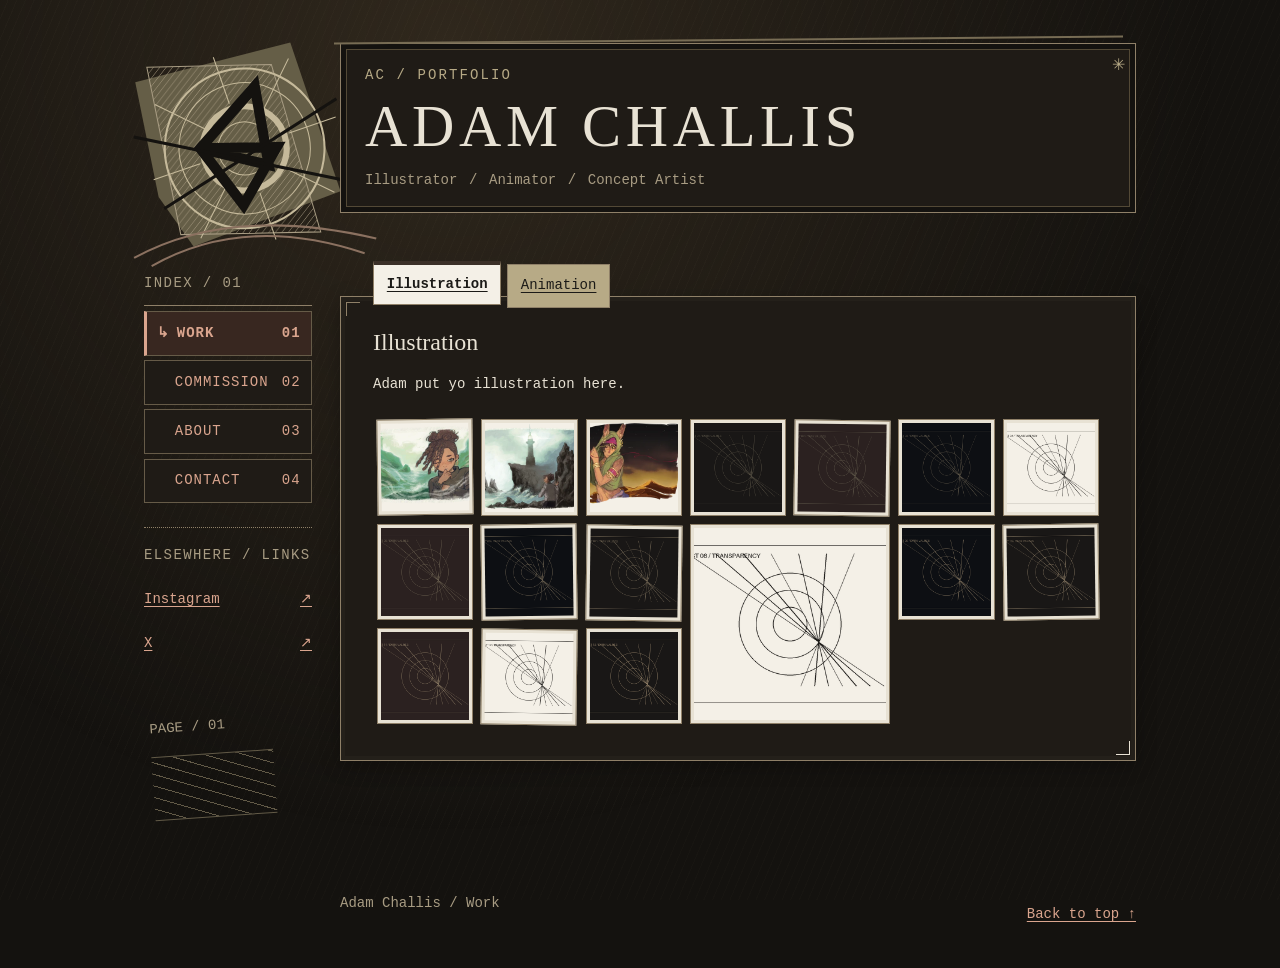
<file: index.html>
<!doctype html>
<html lang="en">
<head>
  <meta charset="utf-8">
  <meta name="viewport" content="width=device-width, initial-scale=1">
  <meta name="theme-color" content="#14120F">
  <link rel="icon" href="assets/img/favicon.svg" type="image/svg+xml">
  <!-- TODO before launch: add approved Open Graph metadata and social preview. -->
  <meta name="description" content="Adam Challis — Illustration gallery prototype.">
  <title>Illustration — Adam Challis · Prototype</title>
  <link rel="stylesheet" href="css/tokens.css">
  <link rel="stylesheet" href="css/base.css">
  <link rel="stylesheet" href="css/layout.css">
</head>
<body id="top">
<a class="skip-link" href="#work">Skip to illustration gallery</a>
<div class="site-shell">
  <header class="masthead">
    <!-- Temporary composition fragment; replace the shared asset after Q2 is decided. -->
    <div class="collage-slot" aria-hidden="true">
      <img src="assets/img/masthead-collage.svg" alt="" width="250" height="240">
    </div>
    <div class="nameplate">
      <span class="masthead-index">AC / PORTFOLIO</span>
      <a class="brand" href="index.html">Adam Challis</a>
      <p class="role">Illustrator <span aria-hidden="true">/</span> Animator <span aria-hidden="true">/</span> Concept Artist</p>
      <span class="plate-mark" aria-hidden="true">✳</span>
    </div>
  </header>

  <div class="sidebar">
    <nav aria-label="Main navigation">
      <p class="panel-label">Index / 01</p>
      <ul class="nav-list">
        <li><a href="index.html" aria-current="true"><span class="nav-arrow" aria-hidden="true">↳</span> Work <span class="nav-number">01</span></a></li>
        <li><a href="commission.html"><span class="nav-arrow" aria-hidden="true">↳</span> Commission <span class="nav-number">02</span></a></li>
        <li><a href="about.html"><span class="nav-arrow" aria-hidden="true">↳</span> About <span class="nav-number">03</span></a></li>
        <li><a href="contact.html"><span class="nav-arrow" aria-hidden="true">↳</span> Contact <span class="nav-number">04</span></a></li>
      </ul>
      <div class="social-nav">
        <p class="panel-label">Elsewhere / links</p>
        <ul><li><a href="https://www.instagram.com/4rvon">Instagram <span aria-hidden="true">↗</span></a></li><li><a href="https://x.com/4rvon">X <span aria-hidden="true">↗</span></a></li></ul>
      </div>
    </nav>
    <div class="side-note" aria-hidden="true"><span>PAGE / 01</span><div class="side-lines"></div></div>
  </div>

  <main class="content-frame work-frame" id="work" tabindex="-1">
    <nav class="work-tabs" aria-label="Work sections"><a href="index.html" aria-current="page">Illustration</a><a href="animation.html">Animation</a></nav>
    <header class="work-heading"><h1>Illustration</h1></header>
    <p class="gallery-note">Adam put yo illustration here.</p>
    <!-- GALLERY START -->
    <ul class="gallery" aria-label="Illustration gallery">
      <li><a href="assets/work/illustration/full/illustration-001.webp" data-gallery data-id="illustration-001" data-kind="image" data-name="Illustration 001"><img src="assets/work/illustration/thumb/illustration-001.webp" alt="Illustration 001" width="280" height="280" decoding="async"></a></li>
      <li><a href="assets/work/illustration/full/illustration-002.webp" data-gallery data-id="illustration-002" data-kind="image" data-name="Illustration 002"><img src="assets/work/illustration/thumb/illustration-002.webp" alt="Illustration 002" width="280" height="280" decoding="async"></a></li>
      <li><a href="assets/work/illustration/full/illustration-003.webp" data-gallery data-id="illustration-003" data-kind="image" data-name="Illustration 003"><img src="assets/work/illustration/thumb/illustration-003.webp" alt="Illustration 003" width="280" height="280" decoding="async"></a></li>
      <li><a href="assets/work/illustration/full/test-01.webp" data-gallery data-id="test-01" data-kind="image" data-name="Test sample 01 — dark value chart"><img src="assets/work/illustration/thumb/test-01.webp" alt="Test sample 01 — dark value chart" width="320" height="320" decoding="async"></a></li>
      <li><a href="assets/work/illustration/full/test-02.webp" data-gallery data-id="test-02" data-kind="image" data-name="Test sample 02 — dark value chart"><img src="assets/work/illustration/thumb/test-02.webp" alt="Test sample 02 — dark value chart" width="320" height="320" decoding="async"></a></li>
      <li><a href="assets/work/illustration/full/test-03.webp" data-gallery data-id="test-03" data-kind="image" data-name="Test sample 03 — dark value chart"><img src="assets/work/illustration/thumb/test-03.webp" alt="Test sample 03 — dark value chart" width="320" height="320" decoding="async"></a></li>
      <li><a href="assets/work/illustration/full/test-04.webp" data-gallery data-id="test-04" data-kind="image" data-name="Test sample 04 — transparent dark lines"><img src="assets/work/illustration/thumb/test-04.webp" alt="Test sample 04 — transparent dark lines" width="320" height="320" decoding="async"></a></li>
      <li><a href="assets/work/illustration/full/test-05.webp" data-gallery data-id="test-05" data-kind="image" data-name="Test sample 05 — dark value chart"><img src="assets/work/illustration/thumb/test-05.webp" alt="Test sample 05 — dark value chart" width="320" height="320" loading="lazy" decoding="async"></a></li>
      <li><a href="assets/work/illustration/full/test-06.webp" data-gallery data-id="test-06" data-kind="image" data-name="Test sample 06 — dark value chart"><img src="assets/work/illustration/thumb/test-06.webp" alt="Test sample 06 — dark value chart" width="320" height="320" loading="lazy" decoding="async"></a></li>
      <li><a href="assets/work/illustration/full/test-07.webp" data-gallery data-id="test-07" data-kind="image" data-name="Test sample 07 — dark value chart"><img src="assets/work/illustration/thumb/test-07.webp" alt="Test sample 07 — dark value chart" width="320" height="320" loading="lazy" decoding="async"></a></li>
      <li><a href="assets/work/illustration/full/test-08.webp" data-gallery data-id="test-08" data-kind="image" data-name="Test sample 08 — transparent dark lines"><img src="assets/work/illustration/thumb/test-08.webp" alt="Test sample 08 — transparent dark lines" width="320" height="320" loading="lazy" decoding="async"></a></li>
      <li><a href="assets/work/illustration/full/test-09.webp" data-gallery data-id="test-09" data-kind="image" data-name="Test sample 09 — dark value chart"><img src="assets/work/illustration/thumb/test-09.webp" alt="Test sample 09 — dark value chart" width="320" height="320" loading="lazy" decoding="async"></a></li>
      <li><a href="assets/work/illustration/full/test-10.webp" data-gallery data-id="test-10" data-kind="image" data-name="Test sample 10 — dark value chart"><img src="assets/work/illustration/thumb/test-10.webp" alt="Test sample 10 — dark value chart" width="320" height="320" loading="lazy" decoding="async"></a></li>
      <li><a href="assets/work/illustration/full/test-11.webp" data-gallery data-id="test-11" data-kind="image" data-name="Test sample 11 — dark value chart"><img src="assets/work/illustration/thumb/test-11.webp" alt="Test sample 11 — dark value chart" width="320" height="320" loading="lazy" decoding="async"></a></li>
      <li><a href="assets/work/illustration/full/test-12.webp" data-gallery data-id="test-12" data-kind="image" data-name="Test sample 12 — transparent dark lines"><img src="assets/work/illustration/thumb/test-12.webp" alt="Test sample 12 — transparent dark lines" width="320" height="320" loading="lazy" decoding="async"></a></li>
      <li><a href="assets/work/illustration/full/test-13.webp" data-gallery data-id="test-13" data-kind="image" data-name="Test sample 13 — dark value chart"><img src="assets/work/illustration/thumb/test-13.webp" alt="Test sample 13 — dark value chart" width="320" height="320" loading="lazy" decoding="async"></a></li>
    </ul>
    <!-- GALLERY END -->
  </main>

  <footer class="site-footer"><span>Adam Challis / Work</span><a href="#top">Back to top ↑</a></footer>
</div>


<dialog class="lightbox" aria-labelledby="lightbox-title">
  <div class="lightbox-toolbar"><div><button type="button" data-prev>← Previous</button> <button type="button" data-next>Next →</button></div><button type="button" data-close autofocus>Close ×</button></div>
  <h2 id="lightbox-title"></h2>
  <div class="lightbox-media"></div>
  <p class="lightbox-status" role="status" aria-live="polite"></p>
</dialog>
<script src="js/main.js" defer></script>
</body>
</html>
</file>
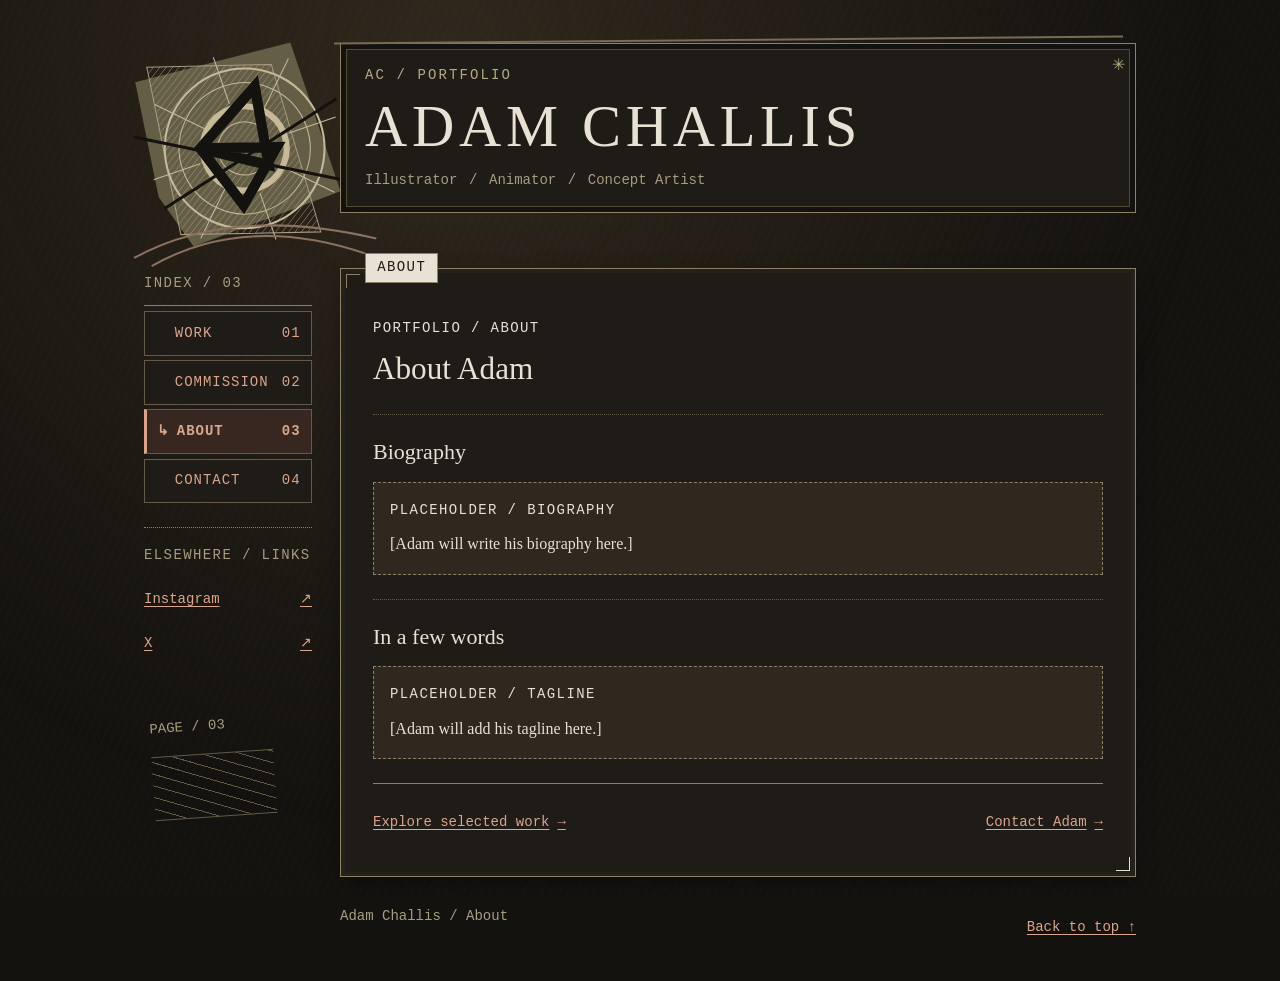
<file: about.html>
<!doctype html>
<html lang="en">
<head>
  <meta charset="utf-8">
  <meta name="viewport" content="width=device-width, initial-scale=1">
  <meta name="theme-color" content="#14120F">
  <link rel="icon" href="assets/img/favicon.svg" type="image/svg+xml">
  <!-- TODO before launch: add approved Open Graph metadata and social preview. -->
  <meta name="description" content="Adam Challis — Illustrator, Animator, Concept Artist. About page prototype.">
  <title>About — Adam Challis · Prototype</title>
  <link rel="stylesheet" href="css/tokens.css">
  <link rel="stylesheet" href="css/base.css">
  <link rel="stylesheet" href="css/layout.css">
</head>
<body id="top">
<a class="skip-link" href="#about">Skip to biography</a>
<div class="site-shell">
  <header class="masthead">
    <!-- Temporary composition fragment; replace the shared asset after Q2 is decided. -->
    <div class="collage-slot" aria-hidden="true">
      <img src="assets/img/masthead-collage.svg" alt="" width="250" height="240">
    </div>
    <div class="nameplate">
      <span class="masthead-index">AC / PORTFOLIO</span>
      <a class="brand" href="index.html">Adam Challis</a>
      <p class="role">Illustrator <span aria-hidden="true">/</span> Animator <span aria-hidden="true">/</span> Concept Artist</p>
      <span class="plate-mark" aria-hidden="true">✳</span>
    </div>
  </header>

  <div class="sidebar">
    <nav aria-label="Main navigation">
      <p class="panel-label">Index / 03</p>
      <ul class="nav-list">
        <li><a href="index.html"><span class="nav-arrow" aria-hidden="true">↳</span> Work <span class="nav-number">01</span></a></li>
        <li><a href="commission.html"><span class="nav-arrow" aria-hidden="true">↳</span> Commission <span class="nav-number">02</span></a></li>
        <li><a href="about.html" aria-current="page"><span class="nav-arrow" aria-hidden="true">↳</span> About <span class="nav-number">03</span></a></li>
        <li><a href="contact.html"><span class="nav-arrow" aria-hidden="true">↳</span> Contact <span class="nav-number">04</span></a></li>
      </ul>
      <div class="social-nav">
        <p class="panel-label">Elsewhere / links</p>
        <ul><li><a href="https://www.instagram.com/4rvon">Instagram <span aria-hidden="true">↗</span></a></li><li><a href="https://x.com/4rvon">X <span aria-hidden="true">↗</span></a></li></ul>
      </div>
    </nav>
    <div class="side-note" aria-hidden="true"><span>PAGE / 03</span><div class="side-lines"></div></div>
  </div>

  <main class="content-frame" id="about" tabindex="-1">
    <span class="frame-tab" aria-hidden="true">About</span>
    <header class="content-heading">
      <p class="eyebrow">Portfolio / About</p>
      <h1>About Adam</h1>
    </header>
    <section class="text-section" aria-labelledby="biography-title">
      <h2 id="biography-title">Biography</h2>
      <div class="editorial-placeholder">
        <p class="eyebrow">Placeholder / Biography</p>
        <p>[Adam will write his biography here.]</p>
      </div>
    </section>
    <section class="text-section" aria-labelledby="tagline-title">
      <h2 id="tagline-title">In a few words</h2>
      <div class="editorial-placeholder">
        <p class="eyebrow">Placeholder / Tagline</p>
        <p>[Adam will add his tagline here.]</p>
      </div>
    </section>
    <div class="contact-strip"><a href="index.html">Explore selected work <span aria-hidden="true">→</span></a><a href="contact.html">Contact Adam <span aria-hidden="true">→</span></a></div>
  </main>

  <footer class="site-footer"><span>Adam Challis / About</span><a href="#top">Back to top ↑</a></footer>
</div>

</body>
</html>
</file>
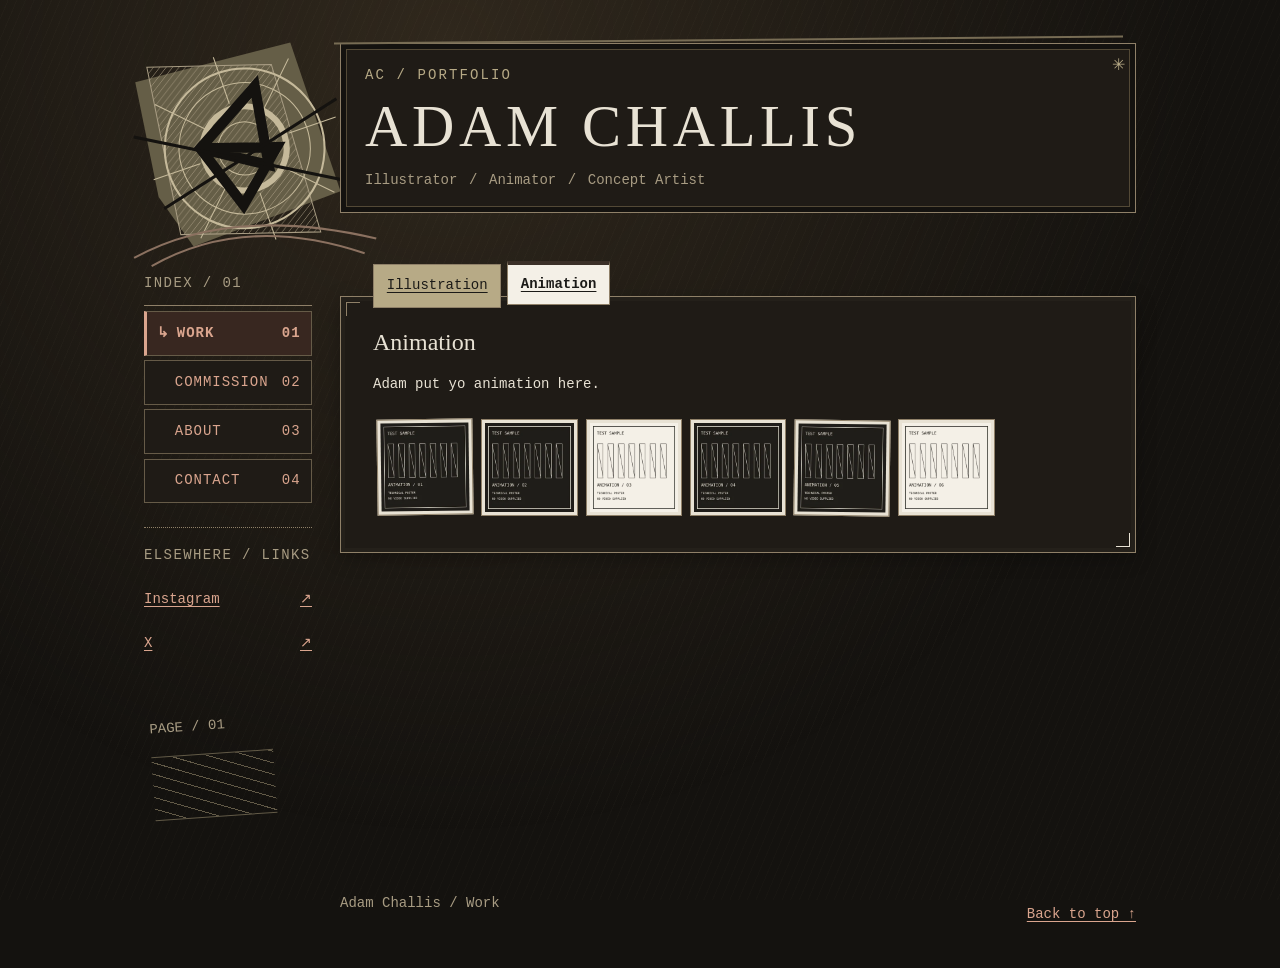
<file: animation.html>
<!doctype html>
<html lang="en">
<head>
  <meta charset="utf-8">
  <meta name="viewport" content="width=device-width, initial-scale=1">
  <meta name="theme-color" content="#14120F">
  <link rel="icon" href="assets/img/favicon.svg" type="image/svg+xml">
  <!-- TODO before launch: add approved Open Graph metadata and social preview. -->
  <meta name="description" content="Adam Challis — Animation gallery prototype.">
  <title>Animation — Adam Challis · Prototype</title>
  <link rel="stylesheet" href="css/tokens.css">
  <link rel="stylesheet" href="css/base.css">
  <link rel="stylesheet" href="css/layout.css">
  <link rel="stylesheet" href="css/youtube.css">
</head>
<body id="top">
<a class="skip-link" href="#work">Skip to animation gallery</a>
<div class="site-shell">
  <header class="masthead">
    <!-- Temporary composition fragment; replace the shared asset after Q2 is decided. -->
    <div class="collage-slot" aria-hidden="true">
      <img src="assets/img/masthead-collage.svg" alt="" width="250" height="240">
    </div>
    <div class="nameplate">
      <span class="masthead-index">AC / PORTFOLIO</span>
      <a class="brand" href="index.html">Adam Challis</a>
      <p class="role">Illustrator <span aria-hidden="true">/</span> Animator <span aria-hidden="true">/</span> Concept Artist</p>
      <span class="plate-mark" aria-hidden="true">✳</span>
    </div>
  </header>

  <div class="sidebar">
    <nav aria-label="Main navigation">
      <p class="panel-label">Index / 01</p>
      <ul class="nav-list">
        <li><a href="index.html" aria-current="true"><span class="nav-arrow" aria-hidden="true">↳</span> Work <span class="nav-number">01</span></a></li>
        <li><a href="commission.html"><span class="nav-arrow" aria-hidden="true">↳</span> Commission <span class="nav-number">02</span></a></li>
        <li><a href="about.html"><span class="nav-arrow" aria-hidden="true">↳</span> About <span class="nav-number">03</span></a></li>
        <li><a href="contact.html"><span class="nav-arrow" aria-hidden="true">↳</span> Contact <span class="nav-number">04</span></a></li>
      </ul>
      <div class="social-nav">
        <p class="panel-label">Elsewhere / links</p>
        <ul><li><a href="https://www.instagram.com/4rvon">Instagram <span aria-hidden="true">↗</span></a></li><li><a href="https://x.com/4rvon">X <span aria-hidden="true">↗</span></a></li></ul>
      </div>
    </nav>
    <div class="side-note" aria-hidden="true"><span>PAGE / 01</span><div class="side-lines"></div></div>
  </div>

  <main class="content-frame work-frame" id="work" tabindex="-1">
    <nav class="work-tabs" aria-label="Work sections"><a href="index.html">Illustration</a><a href="animation.html" aria-current="page">Animation</a></nav>
    <header class="work-heading"><h1>Animation</h1></header>
    <p class="gallery-note">Adam put yo animation here.</p>
    <!-- GALLERY START -->
    <ul class="gallery" aria-label="Animation gallery">
      <li><a href="https://www.youtube.com/watch?v=MOCK_NOT_A_VIDEO_01" data-gallery data-id="test-animation-01" data-kind="youtube" data-youtube-id="MOCK_NOT_A_VIDEO_01" data-name="Test sample 01 — animation poster"><img src="assets/work/animation/thumb/test-animation-01.webp" alt="Test sample 01 — animation poster" width="280" height="280" decoding="async"></a></li>
      <li><a href="https://www.youtube.com/watch?v=MOCK_NOT_A_VIDEO_02" data-gallery data-id="test-animation-02" data-kind="youtube" data-youtube-id="MOCK_NOT_A_VIDEO_02" data-name="Test sample 02 — animation poster"><img src="assets/work/animation/thumb/test-animation-02.webp" alt="Test sample 02 — animation poster" width="280" height="280" decoding="async"></a></li>
      <li><a href="https://www.youtube.com/watch?v=MOCK_NOT_A_VIDEO_03" data-gallery data-id="test-animation-03" data-kind="youtube" data-youtube-id="MOCK_NOT_A_VIDEO_03" data-name="Test sample 03 — animation poster"><img src="assets/work/animation/thumb/test-animation-03.webp" alt="Test sample 03 — animation poster" width="280" height="280" decoding="async"></a></li>
      <li><a href="https://www.youtube.com/watch?v=MOCK_NOT_A_VIDEO_04" data-gallery data-id="test-animation-04" data-kind="youtube" data-youtube-id="MOCK_NOT_A_VIDEO_04" data-name="Test sample 04 — animation poster"><img src="assets/work/animation/thumb/test-animation-04.webp" alt="Test sample 04 — animation poster" width="280" height="280" decoding="async"></a></li>
      <li><a href="https://www.youtube.com/watch?v=MOCK_NOT_A_VIDEO_05" data-gallery data-id="test-animation-05" data-kind="youtube" data-youtube-id="MOCK_NOT_A_VIDEO_05" data-name="Test sample 05 — animation poster"><img src="assets/work/animation/thumb/test-animation-05.webp" alt="Test sample 05 — animation poster" width="280" height="280" decoding="async"></a></li>
      <li><a href="https://www.youtube.com/watch?v=MOCK_NOT_A_VIDEO_06" data-gallery data-id="test-animation-06" data-kind="youtube" data-youtube-id="MOCK_NOT_A_VIDEO_06" data-name="Test sample 06 — animation poster"><img src="assets/work/animation/thumb/test-animation-06.webp" alt="Test sample 06 — animation poster" width="280" height="280" decoding="async"></a></li>
    </ul>
    <!-- GALLERY END -->
  </main>

  <footer class="site-footer"><span>Adam Challis / Work</span><a href="#top">Back to top ↑</a></footer>
</div>


<dialog class="lightbox" aria-labelledby="lightbox-title">
  <div class="lightbox-toolbar"><div><button type="button" data-prev>← Previous</button> <button type="button" data-next>Next →</button></div><button type="button" data-close autofocus>Close ×</button></div>
  <h2 id="lightbox-title"></h2>
  <div class="lightbox-media"></div>
  <p class="lightbox-status" role="status" aria-live="polite"></p>
</dialog>
<script src="js/main.js" defer></script>
</body>
</html>
</file>
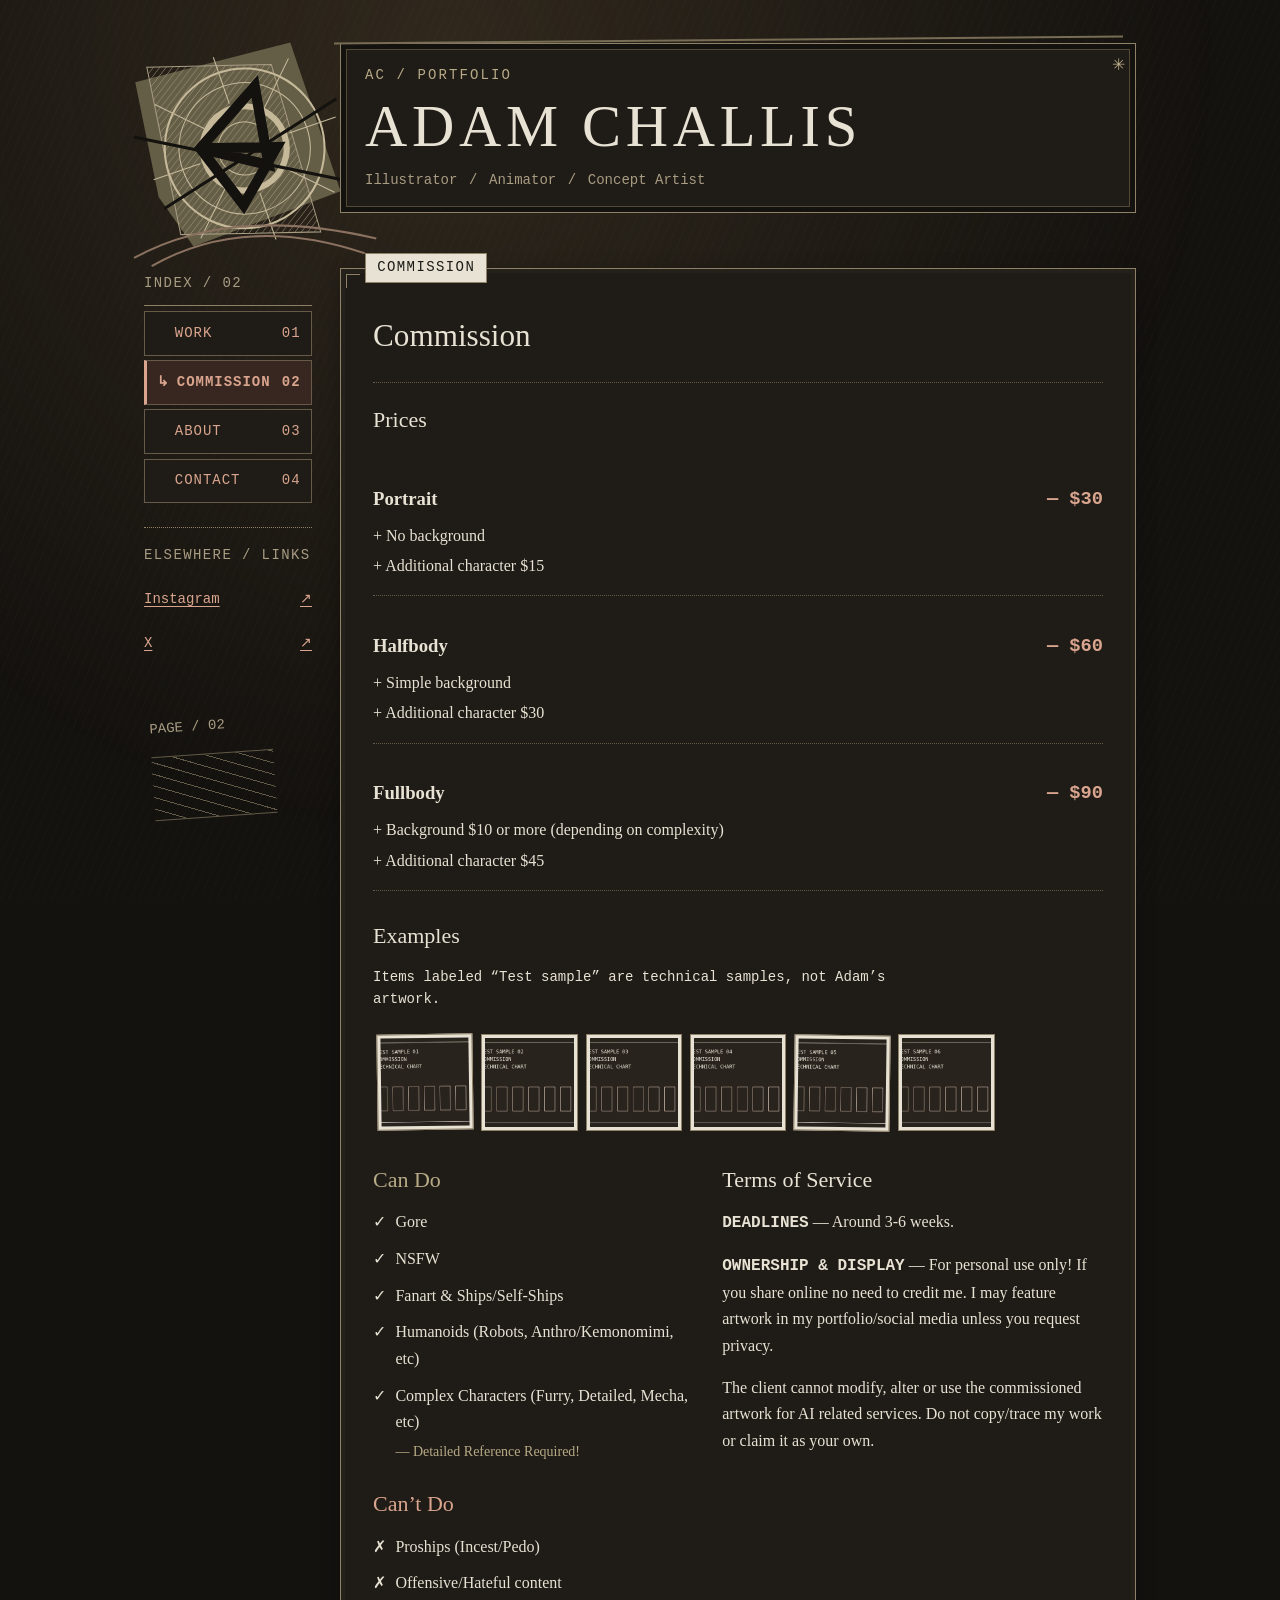
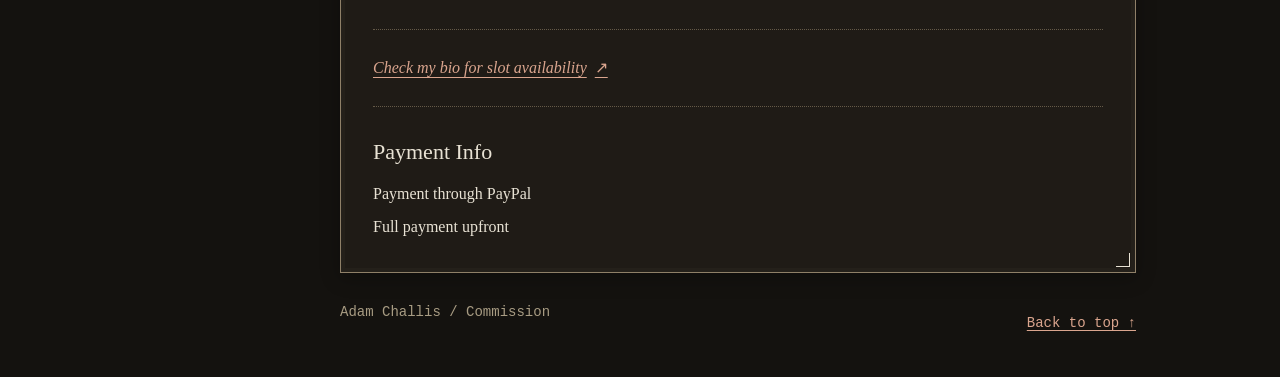
<file: commission.html>
<!doctype html>
<html lang="en">
<head>
  <meta charset="utf-8">
  <meta name="viewport" content="width=device-width, initial-scale=1">
  <meta name="theme-color" content="#14120F">
  <link rel="icon" href="assets/img/favicon.svg" type="image/svg+xml">
  <!-- TODO before launch: add approved Open Graph metadata and social preview. -->
  <meta name="description" content="Adam Challis — Commission prices and terms. Prototype.">
  <title>Commission — Adam Challis · Prototype</title>
  <link rel="stylesheet" href="css/tokens.css">
  <link rel="stylesheet" href="css/base.css">
  <link rel="stylesheet" href="css/layout.css">
  <link rel="stylesheet" href="css/commission.css">
</head>
<body id="top">
<a class="skip-link" href="#commission">Skip to commission information</a>
<div class="site-shell">
  <header class="masthead">
    <!-- Temporary composition fragment; replace the shared asset after Q2 is decided. -->
    <div class="collage-slot" aria-hidden="true">
      <img src="assets/img/masthead-collage.svg" alt="" width="250" height="240">
    </div>
    <div class="nameplate">
      <span class="masthead-index">AC / PORTFOLIO</span>
      <a class="brand" href="index.html">Adam Challis</a>
      <p class="role">Illustrator <span aria-hidden="true">/</span> Animator <span aria-hidden="true">/</span> Concept Artist</p>
      <span class="plate-mark" aria-hidden="true">✳</span>
    </div>
  </header>

  <div class="sidebar">
    <nav aria-label="Main navigation">
      <p class="panel-label">Index / 02</p>
      <ul class="nav-list">
        <li><a href="index.html"><span class="nav-arrow" aria-hidden="true">↳</span> Work <span class="nav-number">01</span></a></li>
        <li><a href="commission.html" aria-current="page"><span class="nav-arrow" aria-hidden="true">↳</span> Commission <span class="nav-number">02</span></a></li>
        <li><a href="about.html"><span class="nav-arrow" aria-hidden="true">↳</span> About <span class="nav-number">03</span></a></li>
        <li><a href="contact.html"><span class="nav-arrow" aria-hidden="true">↳</span> Contact <span class="nav-number">04</span></a></li>
      </ul>
      <div class="social-nav">
        <p class="panel-label">Elsewhere / links</p>
        <ul><li><a href="https://www.instagram.com/4rvon">Instagram <span aria-hidden="true">↗</span></a></li><li><a href="https://x.com/4rvon">X <span aria-hidden="true">↗</span></a></li></ul>
      </div>
    </nav>
    <div class="side-note" aria-hidden="true"><span>PAGE / 02</span><div class="side-lines"></div></div>
  </div>

  <main class="content-frame commission-page" id="commission" tabindex="-1">
    <span class="frame-tab" aria-hidden="true">Commission</span>
    <header class="content-heading"><h1>Commission</h1></header>
    <section class="commission-prices" aria-labelledby="prices-title">
      <h2 id="prices-title">Prices</h2>
      <ul class="commission-price-list">
<li><h3>Portrait <span class="commission-price">— $30</span></h3><ul class="commission-extras"><li>+ No background</li><li>+ Additional character $15</li></ul></li>
<li><h3>Halfbody <span class="commission-price">— $60</span></h3><ul class="commission-extras"><li>+ Simple background</li><li>+ Additional character $30</li></ul></li>
<li><h3>Fullbody <span class="commission-price">— $90</span></h3><ul class="commission-extras"><li>+ Background $10 or more (depending on complexity)</li><li>+ Additional character $45</li></ul></li>
</ul>
</section>
    <section class="commission-examples" aria-labelledby="examples-title">
<h2 id="examples-title">Examples</h2>
<!-- COMMISSION GALLERY START -->
<p class="gallery-note">Items labeled “Test sample” are technical samples, not Adam’s artwork.</p>
<ul class="gallery commission-gallery" aria-label="Commission examples">
<li><a href="assets/work/commission/full/test-commission-01.webp" data-gallery data-id="test-commission-01" data-kind="image" data-name="Test sample 01 — commission chart" data-tier="Portrait"><img src="assets/work/commission/thumb/test-commission-01.webp" alt="Test sample 01 — commission chart" width="280" height="280" decoding="async"></a></li>
<li><a href="assets/work/commission/full/test-commission-02.webp" data-gallery data-id="test-commission-02" data-kind="image" data-name="Test sample 02 — commission chart" data-tier="Portrait"><img src="assets/work/commission/thumb/test-commission-02.webp" alt="Test sample 02 — commission chart" width="280" height="280" decoding="async"></a></li>
<li><a href="assets/work/commission/full/test-commission-03.webp" data-gallery data-id="test-commission-03" data-kind="image" data-name="Test sample 03 — commission chart" data-tier="Halfbody"><img src="assets/work/commission/thumb/test-commission-03.webp" alt="Test sample 03 — commission chart" width="280" height="280" decoding="async"></a></li>
<li><a href="assets/work/commission/full/test-commission-04.webp" data-gallery data-id="test-commission-04" data-kind="image" data-name="Test sample 04 — commission chart" data-tier="Halfbody"><img src="assets/work/commission/thumb/test-commission-04.webp" alt="Test sample 04 — commission chart" width="280" height="280" decoding="async"></a></li>
<li><a href="assets/work/commission/full/test-commission-05.webp" data-gallery data-id="test-commission-05" data-kind="image" data-name="Test sample 05 — commission chart" data-tier="Fullbody"><img src="assets/work/commission/thumb/test-commission-05.webp" alt="Test sample 05 — commission chart" width="280" height="280" decoding="async"></a></li>
<li><a href="assets/work/commission/full/test-commission-06.webp" data-gallery data-id="test-commission-06" data-kind="image" data-name="Test sample 06 — commission chart" data-tier="Fullbody"><img src="assets/work/commission/thumb/test-commission-06.webp" alt="Test sample 06 — commission chart" width="280" height="280" decoding="async"></a></li>
</ul>
<!-- COMMISSION GALLERY END -->
</section>
    <div class="commission-columns">
      <div>
        <section class="commission-can" aria-labelledby="can-title">
          <h2 id="can-title">Can Do</h2>
          <ul class="commission-scope-list">
            <li><span class="commission-symbol" aria-hidden="true">✓</span>Gore</li>
            <li><span class="commission-symbol" aria-hidden="true">✓</span>NSFW</li>
            <li><span class="commission-symbol" aria-hidden="true">✓</span>Fanart &amp; Ships/Self-Ships</li>
            <li><span class="commission-symbol" aria-hidden="true">✓</span>Humanoids (Robots, Anthro/Kemonomimi, etc)</li>
            <li><span class="commission-symbol" aria-hidden="true">✓</span>Complex Characters (Furry, Detailed, Mecha, etc)<span class="commission-reference">— Detailed Reference Required!</span></li>
          </ul>
        </section>
        <section class="commission-cannot" aria-labelledby="cannot-title">
          <h2 id="cannot-title">Can’t Do</h2>
          <ul class="commission-scope-list">
            <li><span class="commission-symbol" aria-hidden="true">✗</span>Proships (Incest/Pedo)</li>
            <li><span class="commission-symbol" aria-hidden="true">✗</span>Offensive/Hateful content</li>
          </ul>
        </section>
      </div>
      <section class="commission-terms" aria-labelledby="terms-title">
        <h2 id="terms-title">Terms of Service</h2>
        <p><strong class="commission-term-label">DEADLINES</strong> — Around 3-6 weeks.</p>
        <p><strong class="commission-term-label">OWNERSHIP &amp; DISPLAY</strong> — For personal use only! If you share online no need to credit me. I may feature artwork in my portfolio/social media unless you request privacy.</p>
        <p>The client cannot modify, alter or use the commissioned artwork for AI related services. Do not copy/trace my work or claim it as your own.</p>
      </section>
    </div>
    <p class="commission-slot"><a class="contact-link" href="https://x.com/4rvon"><em>Check my bio for slot availability</em> <span aria-hidden="true">↗</span></a></p>
    <section class="commission-payment" aria-labelledby="payment-title">
      <h2 id="payment-title">Payment Info</h2>
      <ul><li>Payment through PayPal</li><li>Full payment upfront</li></ul>
    </section>
  </main>

  <footer class="site-footer"><span>Adam Challis / Commission</span><a href="#top">Back to top ↑</a></footer>
</div>

<dialog class="lightbox" aria-labelledby="lightbox-title">
  <div class="lightbox-toolbar"><div><button type="button" data-prev>← Previous</button> <button type="button" data-next>Next →</button></div><button type="button" data-close autofocus>Close ×</button></div>
  <h2 id="lightbox-title"></h2>
  <div class="lightbox-media"></div>
  <p class="lightbox-status" role="status" aria-live="polite"></p>
</dialog>
<script src="js/main.js" defer></script>
</body>
</html>
</file>
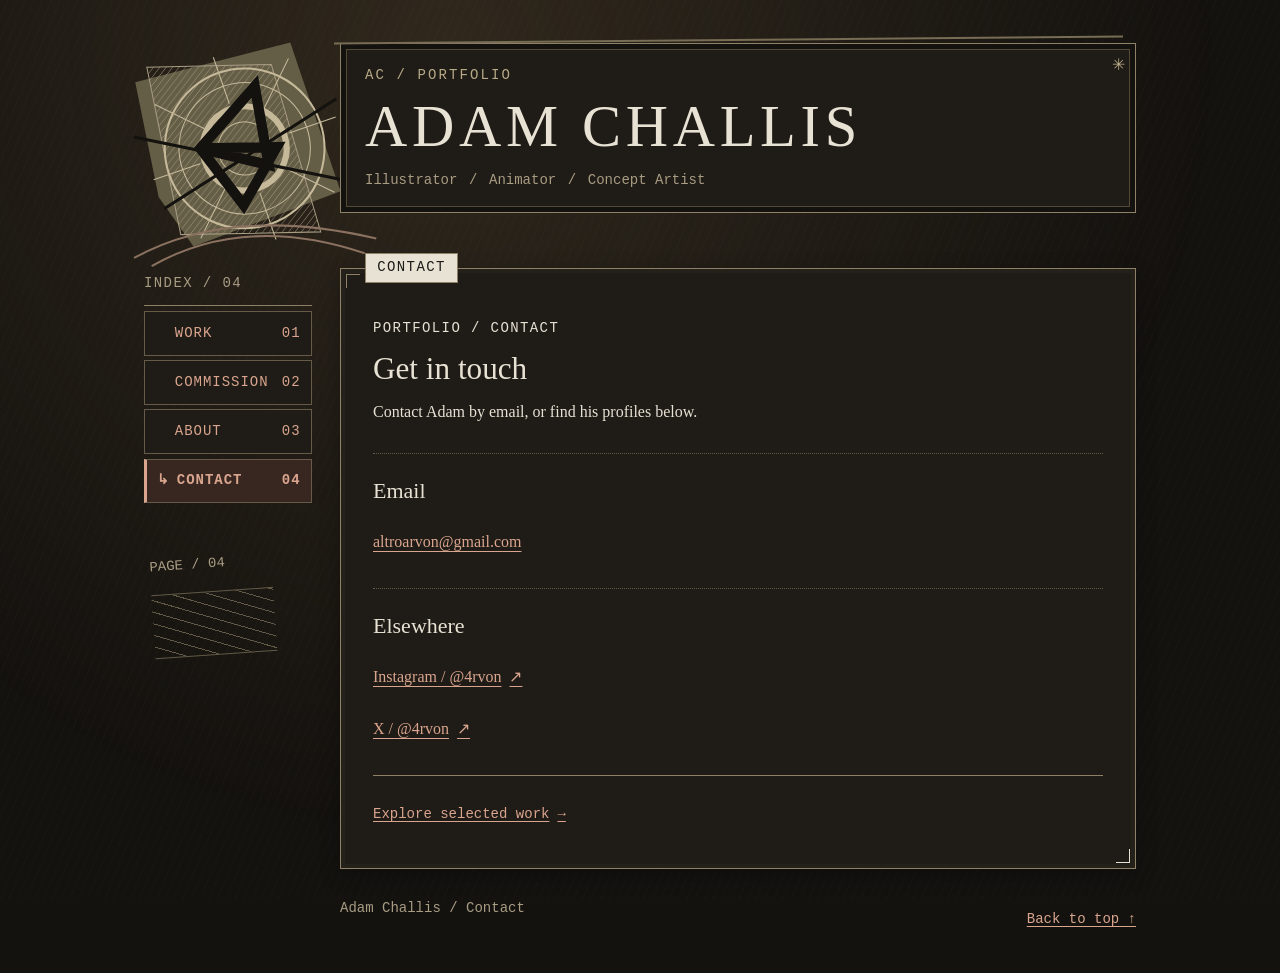
<file: contact.html>
<!doctype html>
<html lang="en">
<head>
  <meta charset="utf-8">
  <meta name="viewport" content="width=device-width, initial-scale=1">
  <meta name="theme-color" content="#14120F">
  <link rel="icon" href="assets/img/favicon.svg" type="image/svg+xml">
  <!-- TODO before launch: add approved Open Graph metadata and social preview. -->
  <meta name="description" content="Adam Challis — Illustrator, Animator, Concept Artist. Contact page prototype.">
  <title>Contact — Adam Challis · Prototype</title>
  <link rel="stylesheet" href="css/tokens.css">
  <link rel="stylesheet" href="css/base.css">
  <link rel="stylesheet" href="css/layout.css">
</head>
<body id="top">
<a class="skip-link" href="#contact">Skip to contact details</a>
<div class="site-shell">
  <header class="masthead">
    <!-- Temporary composition fragment; replace the shared asset after Q2 is decided. -->
    <div class="collage-slot" aria-hidden="true">
      <img src="assets/img/masthead-collage.svg" alt="" width="250" height="240">
    </div>
    <div class="nameplate">
      <span class="masthead-index">AC / PORTFOLIO</span>
      <a class="brand" href="index.html">Adam Challis</a>
      <p class="role">Illustrator <span aria-hidden="true">/</span> Animator <span aria-hidden="true">/</span> Concept Artist</p>
      <span class="plate-mark" aria-hidden="true">✳</span>
    </div>
  </header>

  <div class="sidebar">
    <nav aria-label="Main navigation">
      <p class="panel-label">Index / 04</p>
      <ul class="nav-list">
        <li><a href="index.html"><span class="nav-arrow" aria-hidden="true">↳</span> Work <span class="nav-number">01</span></a></li>
        <li><a href="commission.html"><span class="nav-arrow" aria-hidden="true">↳</span> Commission <span class="nav-number">02</span></a></li>
        <li><a href="about.html"><span class="nav-arrow" aria-hidden="true">↳</span> About <span class="nav-number">03</span></a></li>
        <li><a href="contact.html" aria-current="page"><span class="nav-arrow" aria-hidden="true">↳</span> Contact <span class="nav-number">04</span></a></li>
      </ul>
      <!-- Social links appear in the main content on Contact; avoid duplication. -->
    </nav>
    <div class="side-note" aria-hidden="true"><span>PAGE / 04</span><div class="side-lines"></div></div>
  </div>

  <main class="content-frame" id="contact" tabindex="-1">
    <span class="frame-tab" aria-hidden="true">Contact</span>
    <header class="content-heading">
      <p class="eyebrow">Portfolio / Contact</p>
      <h1>Get in touch</h1>
      <p class="intro">Contact Adam by email, or find his profiles below.</p>
    </header>
    <section class="text-section" aria-labelledby="email-title">
      <h2 id="email-title">Email</h2>
      <a class="contact-link" href="mailto:altroarvon@gmail.com">altroarvon@gmail.com</a>
    </section>
    <section class="text-section" aria-labelledby="elsewhere-title">
      <h2 id="elsewhere-title">Elsewhere</h2>
      <ul class="contact-list">
        <li><a class="contact-link" href="https://www.instagram.com/4rvon"><span>Instagram / @4rvon</span><span aria-hidden="true">↗</span></a></li>
        <li><a class="contact-link" href="https://x.com/4rvon"><span>X / @4rvon</span><span aria-hidden="true">↗</span></a></li>
      </ul>
    </section>
    <div class="contact-strip"><a href="index.html">Explore selected work <span aria-hidden="true">→</span></a></div>
  </main>

  <footer class="site-footer"><span>Adam Challis / Contact</span><a href="#top">Back to top ↑</a></footer>
</div>

</body>
</html>
</file>
<file: css/tokens.css>
/* Adam Challis — SPEC v0.5: dark default; no paper theme or review toggle. */
:root {
  /* Primitive: jangan pakai langsung di komponen kecuali dekorasi. */
  --paper-aged: #E8E2D4;
  --paper-light: #F4F0E7;
  --ink-deep: #1B1A17;
  --ink-brown: #3B3028;
  --taupe: #A89C83;
  --olive: #77745C;
  --khaki: #B7AA86;
  --oxblood: #6F2926;
  --rust: #9A5739;
  --blue-gray: #78817C;
  --bg-dark: #14120F;
  --bg-dark-2: #1F1B16;
  --accent-light: #DAA58E;
  --accent-hover-light: #F1C8AF;

  /* Permukaan gelap: halaman, masthead, nav. */
  --surface-page: var(--bg-dark);
  --surface-masthead: var(--bg-dark-2);
  --surface-nav: var(--bg-dark-2);
  --surface-nav-hover: #30271F;
  --surface-nav-active: #382720;
  --text-on-dark: var(--paper-aged);
  --text-muted-on-dark: var(--taupe);
  --link-on-dark: var(--accent-light);
  --link-hover-on-dark: var(--accent-hover-light);
  --border-on-dark: #8F8068;
  --focus-on-dark: #EBC087;

  /* Dark content surface. Paper is reserved for accents and image mats. */
  --surface-content: var(--bg-dark-2);
  --surface-content-raised: #30271F;
  --text-content: var(--paper-aged);
  --text-content-muted: var(--taupe);
  --link-content: var(--accent-light);
  --link-content-hover: var(--accent-hover-light);
  --link-content-visited: #D0BACD;
  --date-content: var(--khaki);
  --border-content: var(--border-on-dark);
  --divider-content: #655A48;
  --focus-content: var(--focus-on-dark);
  --selection-bg: var(--paper-aged);
  --selection-text: var(--ink-deep);
  --placeholder-bg: #30271F;
  --placeholder-text: var(--paper-aged);

  /* Tiga keluarga maksimal; hanya heading dekoratif boleh distressed. */
  --font-display: "IM Fell English", Georgia, "Times New Roman", serif;
  --font-body: "Libre Baskerville", Georgia, "Times New Roman", serif;
  --font-label: "Courier Prime", "Courier New", monospace;
  --font-size-micro: 0.875rem;
  --font-size-label: 0.875rem;
  --font-size-body: 1rem;
  --font-size-h3: clamp(1.125rem, 1rem + 0.5vw, 1.375rem);
  --font-size-h2: clamp(1.5rem, 1.15rem + 1vw, 2rem);
  --font-size-masthead: clamp(2rem, 1.1rem + 3.2vw, 3.75rem);
  --line-height-body: 1.65;
  --line-height-heading: 1.2;
  --line-height-label: 1.4;
  --tracking-display: 0.08em;
  --tracking-label: 0.12em;
  --tracking-body: 0;
  --weight-regular: 400;
  --weight-strong: 700;
  --reading-measure: 62ch;

  --space-1: 0.25rem;
  --space-2: 0.5rem;
  --space-3: 0.75rem;
  --space-4: 1rem;
  --space-5: 1.5rem;
  --space-6: 2rem;
  --space-7: 3rem;
  --space-8: 4rem;
  --site-max-width: 62rem;
  --nav-width: 10.5rem;
  --layout-gap: 1.75rem;
  --page-gutter: clamp(1rem, 3vw, 2rem);
  --content-padding: clamp(1rem, 2.5vw, 2rem);
  --masthead-min-height: 9rem;
  --touch-target-min: 2.75rem;
  --border-width: 1px;
  --focus-width: 3px;
  --focus-offset: 3px;
  --radius-frame: 0;
  --radius-label: 0;
  --shadow-frame: 0 5px 18px rgb(0 0 0 / 0.28);

  /* Opacity ini titik awal. Kontras harus dicek lagi setelah compositing. */
  --texture-opacity-dark: 0.16;
  --texture-opacity-paper: 0.025;
  --collage-opacity: 0.85;
  --z-base: 0;
  --z-decoration: 1;
  --z-content: 2;
  --z-navigation: 3;
  --z-skip-link: 10;
  --duration-fast: 120ms;
  --duration-normal: 180ms;
  --ease-standard: ease-out;
  --hover-shift: 2px;
  --scroll-behavior: smooth;
}



/* Variabel CSS tidak dapat dipakai sebagai kondisi @media native.
 * layout.css perlu @media (max-width: 720px), bukan var(--breakpoint).
 */
@media (max-width: 720px) {
  :root {
    --layout-gap: 1rem;
    --page-gutter: 1rem;
    --content-padding: 1rem;
    --masthead-min-height: 6rem;
  }
}

@media (prefers-reduced-motion: reduce) {
  :root {
    --duration-fast: 0ms;
    --duration-normal: 0ms;
    --hover-shift: 0px;
    --scroll-behavior: auto;
  }
}
</file>
<file: css/base.css>
/* Surface boundaries: dark shell, theme-aware content. */
html { color-scheme: dark; scroll-behavior: var(--scroll-behavior); }
*, *::before, *::after { box-sizing: border-box; }
body { margin: 0; background: var(--surface-page); color: var(--text-on-dark); font-family: var(--font-body); font-size: var(--font-size-body); line-height: var(--line-height-body); }
/* CSS-only fine print texture; never overlays the readable content or artwork. */
body::before { content: ''; position: fixed; inset: 0; pointer-events: none; z-index: -1; background: repeating-linear-gradient(113deg, transparent 0 7px, rgb(183 170 134 / .025) 7px 8px), radial-gradient(ellipse at 35% 5%, #30281d 0, transparent 65%); }
a { color: var(--link-on-dark); text-underline-offset: .23em; overflow-wrap: anywhere; }
a:hover { color: var(--link-hover-on-dark); }
:focus-visible { outline: var(--focus-width) solid var(--focus-on-dark); outline-offset: var(--focus-offset); }
h1,h2,p { margin: 0; }
h1,h2 { font-family: var(--font-display); font-weight: 400; line-height: var(--line-height-heading); }
h1 { font-size: var(--font-size-h2); } h2 { font-size: var(--font-size-h3); }
ul { padding: 0; margin: 0; list-style: none; }
a, summary { transition: color var(--duration-fast), background-color var(--duration-fast), border-color var(--duration-fast); }
.content-frame { color: var(--text-content); background: var(--surface-content); color-scheme: dark; }
.content-frame a { color: var(--link-content); }
.content-frame a:visited { color: var(--link-content-visited); }
.content-frame a:hover { color: var(--link-content-hover); }
.content-frame :focus-visible, .content-frame:focus-visible { outline-color: var(--focus-content); }
.skip-link { position: fixed; left: 1rem; top: 1rem; padding: .7rem 1rem; background: var(--bg-dark-2); z-index: var(--z-skip-link); transform: translateY(-200%); }
.skip-link:focus { transform: none; }
.eyebrow, .panel-label, .metadata, .project-index, .prototype-note, .frame-tab, .project-caption, .contact-strip, .site-footer, .masthead-index, .role, .side-note, .nav-list, .social-nav { font-family: var(--font-label); }
.metadata, .panel-label, .prototype-note, .project-caption, .frame-tab, .masthead-index, .role, .site-footer, .side-note { font-size: var(--font-size-micro); }
.metadata { color: var(--text-content-muted); }

/* Selected text must remain legible on both content themes. */
::selection { background: var(--selection-bg); color: var(--selection-text); }
</file>
<file: css/layout.css>
.site-shell { width: min(var(--site-max-width), calc(100% - 2 * var(--page-gutter))); margin: 2.5rem auto 0; display: grid; grid-template-columns: var(--nav-width) minmax(0, 1fr); gap: var(--layout-gap); align-items: start; }
.masthead { grid-column: 1 / -1; min-height: 11rem; position: relative; display: flex; align-items: center; padding-left: calc(var(--nav-width) + var(--layout-gap)); margin-bottom: 1.5rem; isolation: isolate; }
.collage-slot { position: absolute; width: 16rem; left: -1.5rem; top: -.7rem; z-index: -1; pointer-events: none; transform: rotate(-7deg); }
.collage-slot img { display: block; width: 100%; height: auto; }
.nameplate { position: relative; width: 100%; padding: 1.2rem 2rem 1.2rem 1.5rem; border: 1px solid var(--border-on-dark); background: var(--surface-masthead); box-shadow: inset 0 0 0 5px var(--bg-dark), inset 0 0 0 6px #534936; }
.nameplate::before { content: ''; position: absolute; left: -7px; right: 12px; top: -5px; height: 2px; background: #776c54; transform: rotate(-.5deg); }
.brand { display: block; width: fit-content; font-family: var(--font-display); font-size: var(--font-size-masthead); text-transform: uppercase; line-height: 1.1; letter-spacing: var(--tracking-display); color: var(--paper-aged); text-decoration: none; }
.masthead-index { display: block; letter-spacing: .15em; color: var(--khaki); margin-bottom: .5rem; }
.role { margin-top: .65rem; color: var(--taupe); }
.role span { margin: 0 .2rem; }
.plate-mark { position: absolute; right: .65rem; top: .45rem; color: var(--khaki); }
.sidebar { min-width: 0; padding-top: .25rem; }
.panel-label { text-transform: uppercase; letter-spacing: .1em; color: var(--taupe); padding-bottom: .65rem; }
.nav-list { border-top: 1px solid var(--border-on-dark); }
.nav-list li { margin-top: .3rem; }
.nav-list a { display: flex; align-items: center; min-height: var(--touch-target-min); padding: .6rem .65rem; gap: .4rem; background: var(--surface-nav); border: 1px solid #665b48; text-transform: uppercase; font-size: var(--font-size-label); letter-spacing: .07em; }
.nav-list a { text-decoration: none; }
.nav-list a[aria-current] { background: var(--surface-nav-active); border-left: 3px solid var(--link-on-dark); font-weight: 700; }
.nav-list a:hover { background: var(--surface-nav-hover); }
.nav-number { margin-left: auto; }
.social-nav { margin-top: 1.5rem; padding-top: 1rem; border-top: 1px dotted var(--border-on-dark); }
.social-nav a { display: flex; align-items: center; justify-content: space-between; min-height: 44px; font-size: .875rem; }
.side-note { margin: 3rem .5rem; color: var(--taupe); transform: rotate(-4deg); }
.side-lines { height: 4rem; width: 80%; margin: 1rem 0; border-top: 1px solid #625a47; border-bottom: 1px solid #625a47; background: repeating-linear-gradient(20deg, transparent 0 10px, #625a47 10px 11px); }
.content-frame { position: relative; min-width: 0; padding: var(--content-padding); border: 1px solid var(--border-content); box-shadow: var(--shadow-frame); }
.content-frame::before, .content-frame::after { content: ''; position: absolute; width: 14px; height: 14px; pointer-events: none; border-color: var(--border-content); }
.content-frame::before { left: 5px; top: 5px; border-left: 1px solid; border-top: 1px solid; }
.content-frame::after { right: 5px; bottom: 5px; border-right: 1px solid; border-bottom: 1px solid; }
.frame-tab { position: absolute; left: 1.5rem; top: -1rem; padding: .15rem .7rem; background: var(--surface-content); border: 1px solid var(--border-content); text-transform: uppercase; letter-spacing: .1em; }
.content-heading { padding: 1rem 0 1.7rem; }
.eyebrow { text-transform: uppercase; font-size: .875rem; letter-spacing: .1em; margin-bottom: .6rem; }
.intro { margin-top: .75rem; max-width: var(--reading-measure); }
.prototype-note { margin-top: 1rem; color: var(--text-content-muted); max-width: var(--reading-measure); }
.project { border-top: 1px dotted var(--divider-content); padding: 1.5rem 0 1.8rem; }
.project-heading { display: flex; align-items: flex-start; gap: 1rem; margin-bottom: 1rem; }
.project-index { color: var(--text-content-muted); font-size: .875rem; padding-top: .15rem; }
.metadata { margin-top: .5rem; }
.entry-mark { margin-left: auto; }
.project-caption { max-width: var(--reading-measure); margin-top: .7rem; color: var(--text-content-muted); }
.contact-strip { display: flex; flex-wrap: wrap; justify-content: space-between; gap: .75rem; border-top: 1px solid var(--border-content); padding-top: 1rem; font-size: .875rem; }
.site-footer { grid-column: 2; display: flex; gap: 1rem; flex-wrap: wrap; justify-content: space-between; color: var(--taupe); padding-bottom: 2rem; }
@media (max-width: 800px) and (min-width: 721px) { .site-shell { --layout-gap: 1.25rem; } .nameplate { padding-left: 1rem; } .brand { font-size: 2.4rem; } }
@media (max-width: 720px) {
  .site-shell { grid-template-columns: minmax(0, 1fr); margin-top: 1.5rem; }
  .masthead { grid-column: 1; padding-left: 0; padding-top: 5rem; margin-bottom: 0; }
  .collage-slot { width: 11rem; top: -1rem; left: -.4rem; }
  .nameplate { padding: 1.3rem 1rem; } .brand { font-size: clamp(1.8rem, 7vw, 3rem); }
  .sidebar nav { display: flex; flex-wrap: wrap; gap: 1rem; } .sidebar .panel-label { width: 100%; padding-bottom: 0; }
  .nav-list { width: 100%; display: grid; grid-template-columns: repeat(2, minmax(0, 1fr)); gap: .5rem; border-top: 0; }.nav-list li { margin: 0; }
  .nav-list a { height: 100%; }  .social-nav { width: 100%; margin: 0 0 1.5rem; padding-top: .75rem; }.social-nav ul { display: flex; gap: 1.5rem; }.social-nav a { gap: 1rem; }
  .side-note { display: none; }.site-footer { grid-column: 1; }
  .content-frame { margin-top: .5rem; }
}
@media (prefers-reduced-motion: reduce) { *, *::before, *::after { scroll-behavior: auto !important; } }

/* Review correction: nav border is decorative, not a control-border token. */
.nav-arrow { display: inline-block; opacity: 0; transform: translateX(0); transition: transform var(--duration-fast) var(--ease-standard), opacity var(--duration-fast); }
.nav-list a[aria-current] .nav-arrow,
.nav-list a:hover .nav-arrow,
.nav-list a:focus-visible .nav-arrow { opacity: 1; }
.nav-list a:hover .nav-arrow,
.nav-list a:focus-visible .nav-arrow { transform: translateX(var(--hover-shift)); }
.contact-strip { align-items: center; }
.contact-strip a, .site-footer a, .contact-link { min-height: var(--touch-target-min); display: inline-flex; align-items: center; gap: .5rem; }
.text-section { padding: 1.5rem 0; border-top: 1px dotted var(--divider-content); }
.text-section h2 { margin-bottom: 1rem; }
.text-section p { max-width: var(--reading-measure); }
.editorial-placeholder { padding: 1rem; border: 1px dashed var(--border-content); background: var(--surface-content-raised); }
.editorial-placeholder .eyebrow { font-family: var(--font-label); }
.contact-link { max-width: 100%; overflow-wrap: anywhere; }
.contact-list li + li { margin-top: .5rem; }
.contact-list a { width: 100%; justify-content: flex-start; }

/* Original artwork: preserve its natural ratio, colors, and transparency. */
.project-art { margin: 0; }
.project-art img { display: block; width: 100%; height: auto; }

/* Dark frame separated by a visible border; texture stays within the outer rim. */
.content-frame { border-color: var(--border-on-dark); }
.content-frame::before { border-color: var(--border-on-dark); }
.frame-tab { background: var(--paper-aged); color: var(--ink-deep); }
.work-frame { margin-top: 1.75rem; }
.work-tabs { display:flex; flex-wrap:wrap; gap:.35rem; position:relative; margin:-4.8rem 0 1.25rem; padding-top:.75rem; }
.work-tabs a { display:inline-flex; align-items:center; min-height:44px; padding:.45rem .8rem; font: .875rem/1.4 var(--font-label); background:var(--khaki); color:var(--ink-deep); border:1px solid var(--border-on-dark); }
.work-tabs a:visited, .work-tabs a:hover { color:var(--ink-deep); }
.work-tabs a[aria-current="page"] { background:var(--paper-light); font-weight:700; border-top:4px solid var(--ink-brown); transform:translateY(-3px); }
.work-tabs a:focus-visible { outline-color:var(--focus-on-dark); box-shadow:inset 0 0 0 2px var(--oxblood); }
.gallery { display:grid; grid-template-columns:repeat(auto-fill,minmax(96px,1fr)); grid-auto-flow:row; gap:8px; padding:4px; }
.gallery li { min-width:0; --tilt:0deg; --offset:0px; }
.gallery li:nth-child(4n+1) { --tilt:-.8deg; }
.gallery li:nth-child(5n) { --tilt:.8deg; --offset:1px; }
.gallery a { display:block; padding:3px; border:1px solid var(--border-on-dark); background:var(--paper-aged); transform:translateY(var(--offset)) rotate(var(--tilt)); transition:transform var(--duration-fast),border-color var(--duration-fast); }
.gallery a:hover, .gallery a:focus-visible { transform:translateY(-1px) rotate(0); border-color:var(--accent-light); }
.gallery img { display:block; width:100%; height:auto; aspect-ratio:1; object-fit:cover; background:var(--paper-light); }
.gallery-note { font:.875rem/1.6 var(--font-label); margin:0 0 1.25rem; max-width:62ch; }
.work-heading { padding:0 0 1rem; }
.work-heading h1 { font-size:1.5rem; }
.lightbox { color:var(--text-on-dark); background:var(--bg-dark-2); border:1px solid var(--border-on-dark); width:min(1100px,calc(100% - 2rem)); max-height:calc(100dvh - 2rem); padding:1rem; }
.lightbox::backdrop { background:rgb(0 0 0 / .88); }
.lightbox-toolbar { display:flex; flex-wrap:wrap; justify-content:space-between; gap:.5rem; align-items:center; }
.lightbox button { min-height:44px; padding:.5rem .9rem; color:var(--ink-deep); background:var(--paper-aged); border:1px solid var(--border-on-dark); font:1rem var(--font-label); cursor:pointer; }
.lightbox button:disabled { opacity:.6; cursor:default; }
.lightbox h2 { font:1rem/1.5 var(--font-label); margin:1rem 0; }
.lightbox-media { display:flex; justify-content:center; background:var(--paper-light); min-height:3rem; }
.lightbox-media img, .lightbox-media video { display:block; max-width:100%; width:auto; height:auto; max-height:65dvh; object-fit:contain; }
.lightbox-status { font:.875rem/1.5 var(--font-label); margin-top:.75rem; }
.lightbox [hidden] { display:none; }
@media(max-width:720px) { .gallery li { --tilt:0deg!important; --offset:0px!important; } .work-tabs { margin-top:-3.8rem; } }
@media(prefers-reduced-motion:reduce) { .gallery a, .gallery a:hover, .gallery a:focus-visible { transform:none; transition:none; } }

@media(min-width:721px) { .gallery li:nth-child(11n) { grid-column:span 2; grid-row:span 2; } }
.content-frame { box-shadow:inset 0 0 0 4px rgb(168 156 131 / .035), var(--shadow-frame); }

@media (max-width: 370px) { .nav-list { grid-template-columns: minmax(0, 1fr); } }
</file>
<file: css/commission.css>
/* Commission only. All colors use the existing dark-frame tokens. */
.commission-page h2 { margin-bottom: 1rem; }
.commission-prices { border-top: 1px dotted var(--divider-content); padding-top: 1.5rem; }
.commission-price-list > li { padding: 1rem 0; border-bottom: 1px dotted var(--divider-content); }
.commission-price-list h3 { display: flex; flex-wrap: wrap; justify-content: space-between; gap: .25rem 1rem; margin-bottom: .5rem; }
.commission-price { color: var(--link-content); font-family: var(--font-label); }
.commission-extras li + li { margin-top: .25rem; }
.commission-columns { display: grid; grid-template-columns: minmax(0, 1fr) minmax(0, 1.2fr); gap: 2rem; margin-top: 2rem; }
.commission-page section { min-width: 0; }
.commission-page p, .commission-page li { overflow-wrap: break-word; }
.commission-can h2, .commission-reference { color: var(--date-content); }
.commission-cannot { margin-top: 1.75rem; }
.commission-cannot h2 { color: var(--link-content); }
.commission-scope-list li { position: relative; padding-left: 1.4rem; }
.commission-scope-list li + li { margin-top: .65rem; }
.commission-symbol { position: absolute; left: 0; }
.commission-reference { display: block; margin-top: .3rem; font-size: .875rem; }
.commission-terms p + p { margin-top: 1rem; }
.commission-term-label { font-family: var(--font-label); text-transform: uppercase; }
.commission-slot { margin: 2rem 0; padding: 1rem 0; border-top: 1px dotted var(--divider-content); border-bottom: 1px dotted var(--divider-content); }
.commission-payment li + li { margin-top: .4rem; }
@media (max-width: 800px) {
  .commission-columns { grid-template-columns: minmax(0, 1fr); gap: 1.75rem; }
}


.commission-examples { margin-top: 2rem; }
</file>
<file: css/youtube.css>
/* Only the YouTube lightbox container; existing gallery/shell CSS is unchanged. */
.youtube-frame {
  position: relative;
  width: min(100%, calc((100dvh - 13rem) * 16 / 9));
  aspect-ratio: 16 / 9;
  background: #000;
}
.youtube-frame > iframe {
  position: absolute;
  inset: 0;
  display: block;
  width: 100%;
  height: 100%;
  border: 0;
}
</file>
